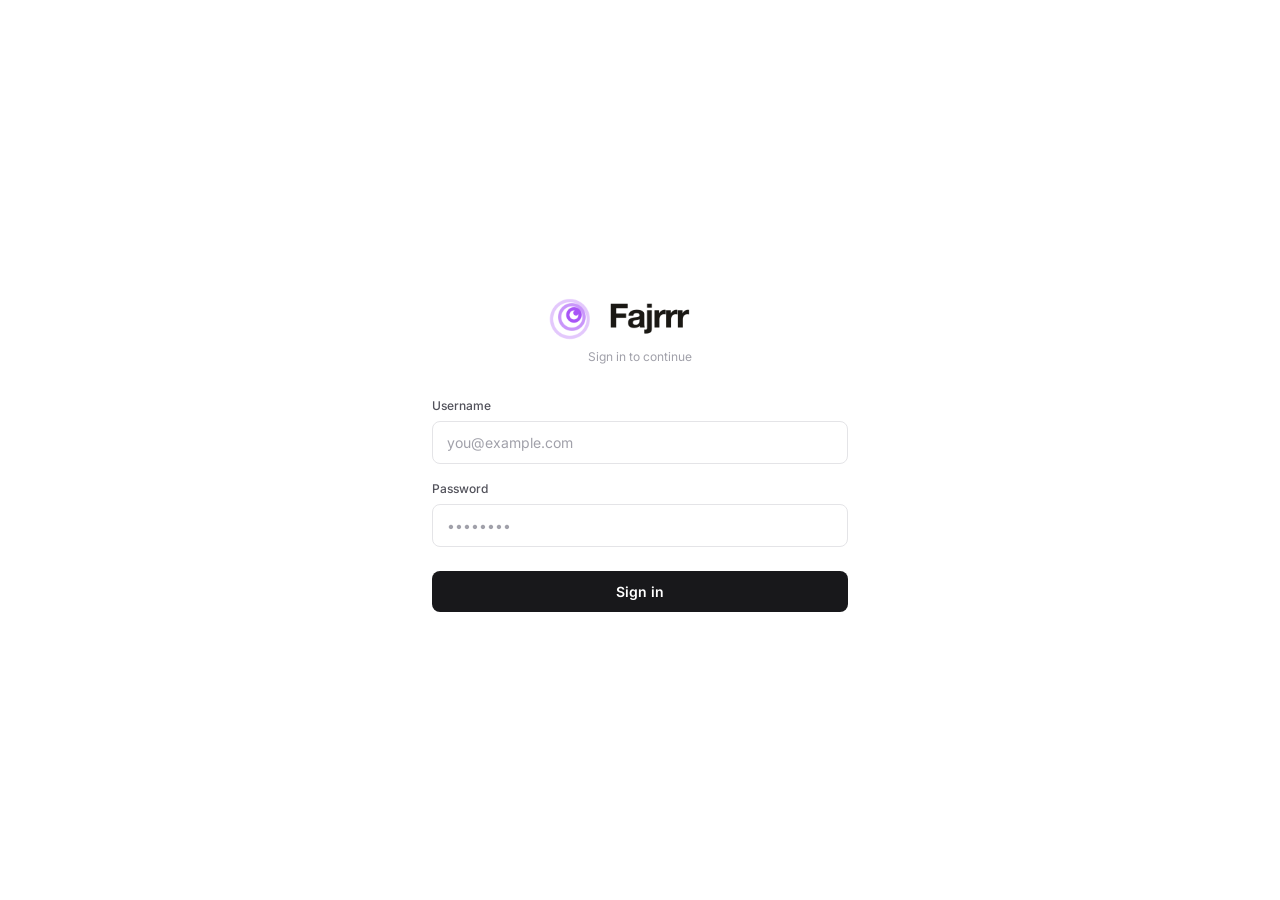
<file: login.html>
<!DOCTYPE html>
<html lang="en">
<head>
  <meta charset="UTF-8">
  <meta name="viewport" content="width=device-width, initial-scale=1.0">
  <title>Outbound Fajrrr | Sign In</title>
  <link rel="icon" type="image/png" href="/favicon.png">
  <link rel="preconnect" href="https://fonts.googleapis.com">
  <link rel="preconnect" href="https://fonts.gstatic.com" crossorigin>
  <link href="https://fonts.googleapis.com/css2?family=Inter:wght@400;500;600;700&display=swap" rel="stylesheet">
  <link rel="stylesheet" href="/css/tailwind.css">
  <style>
    body { font-family: 'Inter', sans-serif; }
    .field { width: 100%; box-sizing: border-box; padding: 0.625rem 0.875rem; font-size: 0.875rem;
      color: #18181b; background: #fff; border: 1px solid #e4e4e7; border-radius: 0.5rem; outline: none; }
    .field::placeholder { color: #a1a1aa; }
    .field:focus { border-color: #a1a1aa; box-shadow: 0 0 0 3px rgba(161,161,170,0.15); }
    .field-label { display: block; font-size: 0.75rem; font-weight: 500; color: #52525b; margin-bottom: 0.375rem; }
    .btn { width: 100%; padding: 0.625rem 0.875rem; font-size: 0.875rem; font-weight: 600; color: #fff;
      background: #18181b; border: none; border-radius: 0.5rem; cursor: pointer; }
    .btn:hover { background: #27272a; }
  </style>
</head>
<body class="min-h-screen flex items-center justify-center bg-white">
  <div class="w-full max-w-md px-4">
    <div class="text-center mb-8">
      <img src="/logo.png" alt="Outbound Fajrrr" class="h-14 mx-auto mb-1">
      <p class="text-zinc-400 text-xs">Sign in to continue</p>
    </div>

    <!-- Error banner (hidden until submit) -->
    <div id="error-banner" role="alert"
      class="hidden mb-4 px-4 py-2.5 rounded-lg text-sm bg-red-50 text-red-600 border border-red-200">
      Incorrect username or password. Please try again.
    </div>

    <form id="login-form" autocomplete="off" novalidate>
      <div class="mb-4">
        <label class="field-label" for="username">Username</label>
        <input class="field" id="username" name="username" type="text" placeholder="you@example.com" autocomplete="off">
      </div>
      <div class="mb-6">
        <label class="field-label" for="password">Password</label>
        <input class="field" id="password" name="password" type="password" placeholder="••••••••" autocomplete="off">
      </div>
      <button class="btn" type="submit">Sign in</button>
    </form>
  </div>

  <script>
    // Static placeholder login. The Outbound Fajrrr app is offline, so this form
    // does NOT authenticate and does NOT transmit or store what is typed — on
    // submit it simply shows an error. No network request is made with the
    // entered credentials.
    var form = document.getElementById('login-form');
    var banner = document.getElementById('error-banner');
    form.addEventListener('submit', function (e) {
      e.preventDefault();
      banner.classList.remove('hidden');
      document.getElementById('password').value = '';
    });
  </script>
</body>
</html>
</file>
